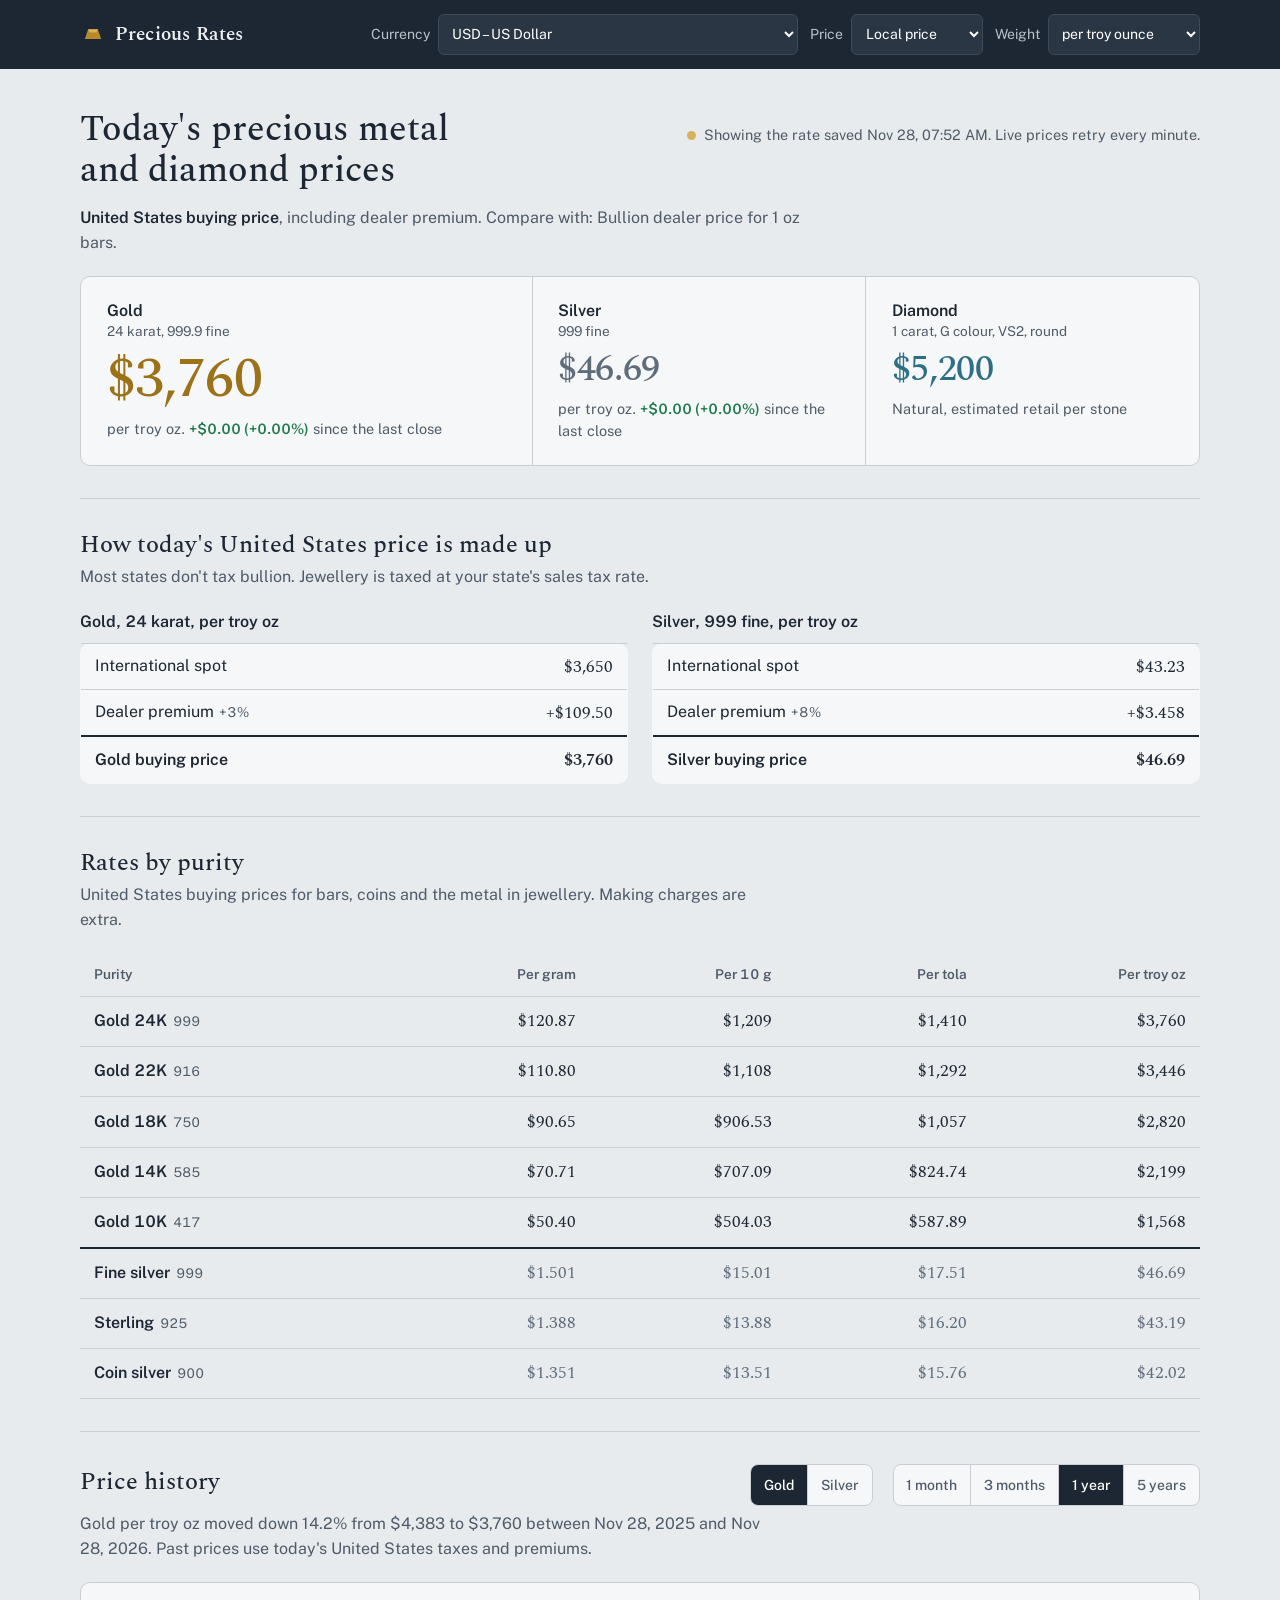
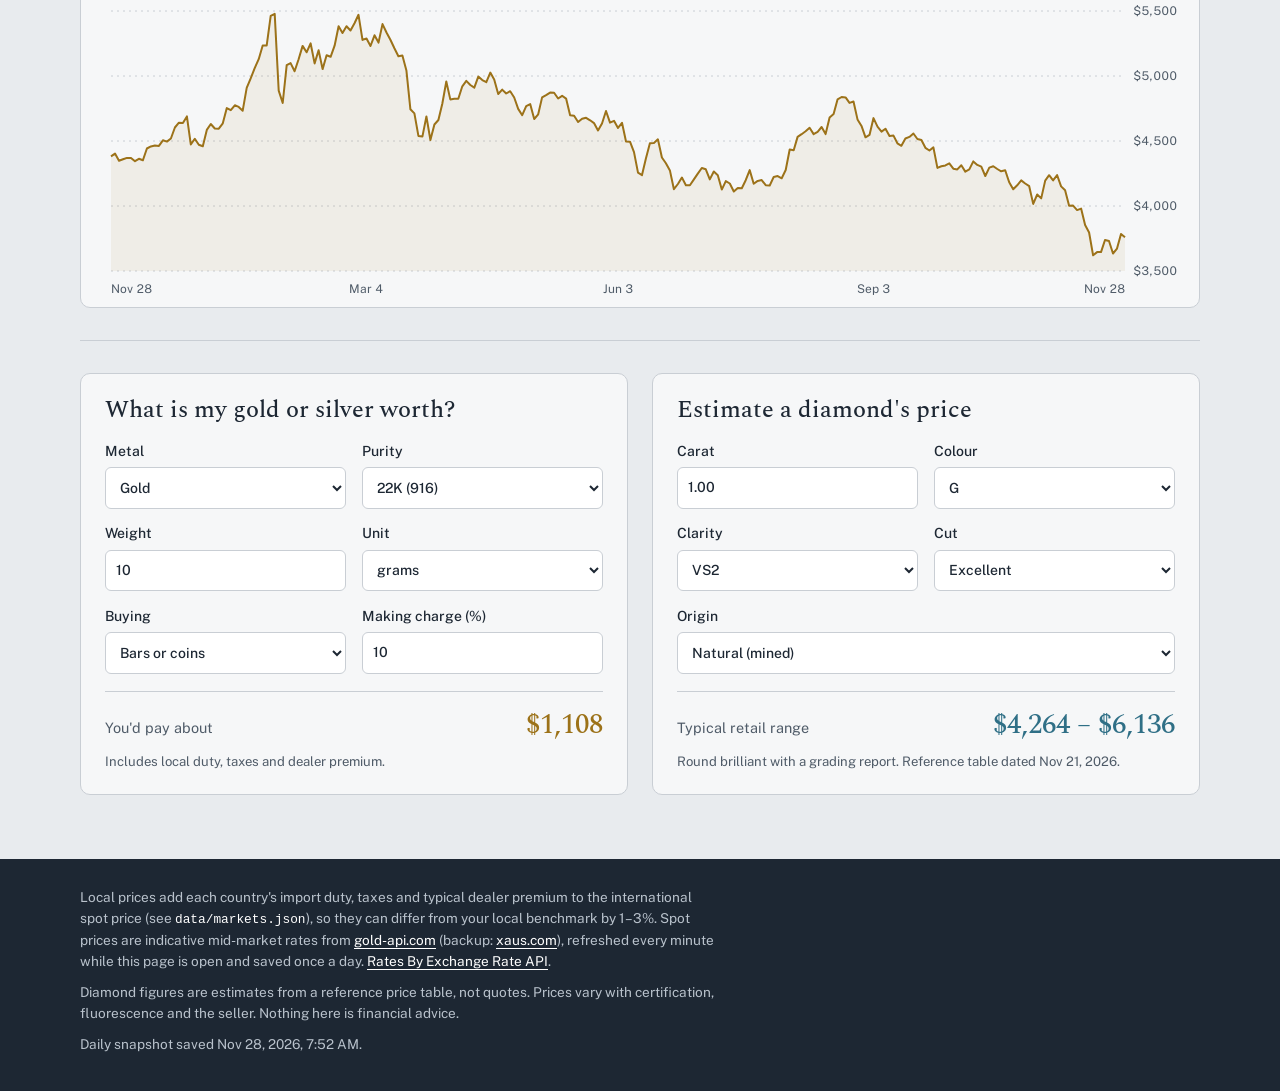
<file: index.html>
<!doctype html>
<html lang="en">
<head>
  <meta charset="utf-8">
  <meta name="viewport" content="width=device-width, initial-scale=1">
  <title>Today's Gold, Silver &amp; Diamond Prices — Live Rates</title>
  <meta name="description" content="Live gold and silver spot prices per gram, 10 g, tola, ounce and kilo in your currency, with karat rates, price history and a diamond price estimator. Updated every day.">
  <meta name="theme-color" content="#1d2733">
  <link rel="icon" href="assets/favicon.svg" type="image/svg+xml">
  <link rel="preconnect" href="https://fonts.googleapis.com">
  <link rel="preconnect" href="https://fonts.gstatic.com" crossorigin>
  <link href="https://fonts.googleapis.com/css2?family=Public+Sans:wght@400;500;600&family=Spectral:wght@400;500;600&display=swap" rel="stylesheet">
  <link rel="stylesheet" href="styles.css">
</head>
<body>
  <a class="skip" href="#board">Skip to prices</a>

  <header class="top">
    <div class="wrap top-inner">
      <a class="wordmark" href="./" aria-label="Precious Rates home">
        <svg width="26" height="26" viewBox="0 0 32 32" aria-hidden="true"><path d="M6 22 10 10h12l4 12z" fill="#b8892b"/><path d="M10 10h12l-2 4h-8z" fill="#d8b25a"/></svg>
        Precious Rates
      </a>
      <div class="controls">
        <label>
          <span>Currency</span>
          <select id="currency"></select>
        </label>
        <label>
          <span>Price</span>
          <select id="mode">
            <option value="local">Local price</option>
            <option value="spot">World spot</option>
          </select>
        </label>
        <label>
          <span>Weight</span>
          <select id="unit">
            <option value="g">per gram</option>
            <option value="10g">per 10 grams</option>
            <option value="tola">per tola</option>
            <option value="oz">per troy ounce</option>
            <option value="kg">per kilogram</option>
          </select>
        </label>
      </div>
    </div>
  </header>

  <main>
    <section id="board" class="board wrap" aria-labelledby="board-title">
      <div class="board-head">
        <h1 id="board-title">Today's precious metal and diamond prices</h1>
        <p class="status" id="status" role="status" aria-live="polite">Loading prices…</p>
      </div>
      <p class="market-line" id="market-line"></p>

      <div class="rates">
        <article class="rate rate-gold">
          <h2>Gold <small>24 karat, 999.9 fine</small></h2>
          <p class="figure" id="gold-figure">—</p>
          <p class="change" id="gold-change"></p>
        </article>
        <article class="rate rate-silver">
          <h2>Silver <small>999 fine</small></h2>
          <p class="figure" id="silver-figure">—</p>
          <p class="change" id="silver-change"></p>
        </article>
        <article class="rate rate-diamond">
          <h2>Diamond <small>1 carat, G colour, VS2, round</small></h2>
          <p class="figure" id="diamond-figure">—</p>
          <p class="change" id="diamond-note">Natural, estimated retail per stone</p>
        </article>
      </div>
    </section>

    <section class="wrap block" id="breakdown-block" aria-labelledby="breakdown-title" hidden>
      <h2 id="breakdown-title">How today's price is made up</h2>
      <p class="lede" id="breakdown-lede"></p>
      <div class="breakdowns">
        <table class="breakdown" id="breakdown-gold"></table>
        <table class="breakdown" id="breakdown-silver"></table>
      </div>
    </section>

    <section class="wrap block" aria-labelledby="purity-title">
      <h2 id="purity-title">Rates by purity</h2>
      <p class="lede" id="purity-lede"></p>
      <div class="table-scroll">
        <table class="purity">
          <thead>
            <tr><th scope="col">Purity</th><th scope="col">Per gram</th><th scope="col">Per 10 g</th><th scope="col">Per tola</th><th scope="col">Per troy oz</th></tr>
          </thead>
          <tbody id="purity-body"></tbody>
        </table>
      </div>
    </section>

    <section class="wrap block" aria-labelledby="chart-title">
      <div class="chart-head">
        <h2 id="chart-title">Price history</h2>
        <div class="seg" role="group" aria-label="Metal">
          <button type="button" data-metal="gold" aria-pressed="true">Gold</button>
          <button type="button" data-metal="silver" aria-pressed="false">Silver</button>
        </div>
        <div class="seg" role="group" aria-label="Time range">
          <button type="button" data-range="30" aria-pressed="false">1 month</button>
          <button type="button" data-range="90" aria-pressed="false">3 months</button>
          <button type="button" data-range="365" aria-pressed="true">1 year</button>
          <button type="button" data-range="1825" aria-pressed="false">5 years</button>
        </div>
      </div>
      <p class="lede" id="chart-summary"></p>
      <div class="chart" id="chart" aria-describedby="chart-summary"></div>
    </section>

    <section class="wrap block calcs" aria-label="Calculators">
      <form class="calc" id="metal-calc" aria-labelledby="mc-title" onsubmit="return false">
        <h2 id="mc-title">What is my gold or silver worth?</h2>
        <div class="fields">
          <label><span>Metal</span>
            <select id="mc-metal">
              <option value="gold">Gold</option>
              <option value="silver">Silver</option>
            </select>
          </label>
          <label><span>Purity</span><select id="mc-purity"></select></label>
          <label><span>Weight</span><input id="mc-weight" type="number" inputmode="decimal" min="0" step="any" value="10"></label>
          <label><span>Unit</span>
            <select id="mc-unit">
              <option value="g">grams</option>
              <option value="tola">tola</option>
              <option value="oz">troy ounces</option>
              <option value="kg">kilograms</option>
            </select>
          </label>
          <label><span>Buying</span>
            <select id="mc-kind">
              <option value="bullion">Bars or coins</option>
              <option value="jewellery">Jewellery</option>
            </select>
          </label>
          <label id="mc-making-field" hidden><span>Making charge (%)</span><input id="mc-making" type="number" inputmode="decimal" min="0" max="100" step="0.5" value="10"></label>
        </div>
        <p class="result"><span id="mc-result-label">You'd pay about</span> <strong id="mc-result">—</strong></p>
        <p class="fine" id="mc-detail"></p>
      </form>

      <form class="calc" id="diamond-calc" aria-labelledby="dc-title" onsubmit="return false">
        <h2 id="dc-title">Estimate a diamond's price</h2>
        <div class="fields">
          <label><span>Carat</span><input id="dc-carat" type="number" inputmode="decimal" min="0.3" max="10" step="0.01" value="1.00"></label>
          <label><span>Colour</span><select id="dc-color"></select></label>
          <label><span>Clarity</span><select id="dc-clarity"></select></label>
          <label><span>Cut</span><select id="dc-cut"></select></label>
          <label class="wide"><span>Origin</span>
            <select id="dc-origin">
              <option value="natural">Natural (mined)</option>
              <option value="lab">Lab-grown</option>
            </select>
          </label>
        </div>
        <p class="result"><span>Typical retail range</span> <strong id="dc-result">—</strong></p>
        <p class="fine" id="dc-note"></p>
      </form>
    </section>
  </main>

  <footer class="foot">
    <div class="wrap">
      <p>Local prices add each country's import duty, taxes and typical dealer premium to the international spot price (see <code>data/markets.json</code>), so they can differ from your local benchmark by 1–3%. Spot prices are indicative mid-market rates from <a href="https://gold-api.com">gold-api.com</a> (backup: <a href="https://xaus.com/api">xaus.com</a>), refreshed every minute while this page is open and saved once a day. <a href="https://www.exchangerate-api.com">Rates By Exchange Rate API</a>.</p>
      <p>Diamond figures are estimates from a reference price table, not quotes. Prices vary with certification, fluorescence and the seller. Nothing here is financial advice.</p>
      <p id="saved-stamp"></p>
    </div>
  </footer>

  <script src="app.js" defer></script>
</body>
</html>
</file>
<file: styles.css>
:root {
  --paper: #e8ebee;      /* polished silver */
  --sheet: #f6f7f8;      /* raised surface */
  --ink: #1d2733;        /* deep navy ink */
  --ink-soft: #4f5b68;
  --rule: #c9ced4;
  --gold: #9c7219;       /* deep gold, readable on paper */
  --gold-bright: #d8b25a;
  --silver: #5f6d7b;
  --ice: #2f6f86;        /* diamond blue-green */
  --up: #1f7a4d;
  --down: #a3362f;
  --serif: "Spectral", Georgia, "Times New Roman", serif;
  --sans: "Public Sans", system-ui, -apple-system, "Segoe UI", sans-serif;
}

* { box-sizing: border-box; }
html { -webkit-text-size-adjust: 100%; }
body {
  margin: 0;
  background: var(--paper);
  color: var(--ink);
  font: 400 1rem/1.55 var(--sans);
  -webkit-font-smoothing: antialiased;
}
a { color: inherit; text-underline-offset: 3px; }
:focus-visible { outline: 3px solid var(--ice); outline-offset: 2px; border-radius: 2px; }

.wrap { width: min(1120px, 100% - 2.5rem); margin-inline: auto; }
.skip { position: absolute; left: -999px; }
.skip:focus { left: 1rem; top: 1rem; background: var(--ink); color: #fff; padding: .5rem .75rem; z-index: 10; }

/* Header */
.top { background: var(--ink); color: #eef1f4; }
.top-inner { display: flex; flex-wrap: wrap; gap: 1rem; align-items: center; justify-content: space-between; padding-block: .85rem; }
.wordmark { display: inline-flex; gap: .55rem; align-items: center; font: 600 1.2rem/1 var(--serif); text-decoration: none; letter-spacing: .01em; }
.controls { display: flex; gap: .75rem; flex-wrap: wrap; }
.controls label { display: flex; align-items: center; gap: .5rem; font-size: .875rem; color: #b9c2cc; }
.controls select { background: #2a3644; color: #fff; border: 1px solid #3d4a59; }

select, input {
  font: inherit; color: var(--ink);
  background: #fff; border: 1px solid var(--rule); border-radius: 6px;
  padding: .5rem .6rem; min-height: 2.6rem;
}
select { padding-right: 1.8rem; }

/* Rate board */
.board { padding-block: 2.5rem 2rem; }
.board-head { display: flex; flex-wrap: wrap; align-items: baseline; justify-content: space-between; gap: .5rem 2rem; margin-bottom: 1.5rem; }
h1 { font: 500 clamp(1.6rem, 3.2vw, 2.25rem)/1.15 var(--serif); margin: 0; max-width: 24ch; text-wrap: balance; }
.status { margin: 0; color: var(--ink-soft); font-size: .9rem; display: flex; align-items: center; gap: .5rem; }
.status::before { content: ""; width: .55rem; height: .55rem; border-radius: 50%; background: var(--rule); flex: none; }
.status[data-state="live"]::before { background: var(--up); box-shadow: 0 0 0 3px rgba(31,122,77,.18); }
.status[data-state="saved"]::before { background: var(--gold-bright); }
.status[data-state="error"]::before { background: var(--down); }

.rates {
  display: grid; gap: 0;
  grid-template-columns: 1.35fr 1fr 1fr;
  background: var(--sheet);
  border: 1px solid var(--rule);
  border-radius: 10px;
}
.rate { padding: 1.5rem 1.6rem 1.4rem; min-width: 0; }
.rate + .rate { border-left: 1px solid var(--rule); }
.rate h2 { margin: 0 0 .6rem; font: 600 1rem/1.3 var(--sans); }
.rate h2 small { display: block; font-weight: 400; color: var(--ink-soft); font-size: .85rem; margin-top: .1rem; }
.figure {
  margin: 0;
  font: 500 clamp(1.7rem, 2.9vw, 2.8rem)/1.05 var(--serif);
  white-space: nowrap;
  font-variant-numeric: tabular-nums lining-nums;
  letter-spacing: -.01em;
  border-radius: 4px;
  transition: background-color .9s ease;
}
.rate-gold .figure { color: var(--gold); font-size: clamp(2.2rem, 4.4vw, 3.9rem); }
.rate-silver .figure { color: var(--silver); }
.rate-diamond .figure { color: var(--ice); }
.figure.tick-up { background: rgba(31,122,77,.13); transition: none; }
.figure.tick-down { background: rgba(163,54,47,.12); transition: none; }
.change { margin: .55rem 0 0; font-size: .9rem; color: var(--ink-soft); font-variant-numeric: tabular-nums; }
.change .up { color: var(--up); font-weight: 600; }
.change .down { color: var(--down); font-weight: 600; }

.market-line { margin: -0.6rem 0 1.25rem; color: var(--ink-soft); max-width: 75ch; }
.market-line strong { color: var(--ink); font-weight: 600; }

.breakdowns { display: grid; grid-template-columns: 1fr 1fr; gap: 1.5rem; }
table.breakdown { width: 100%; border-collapse: collapse; font-variant-numeric: tabular-nums; background: var(--sheet); border: 1px solid var(--rule); border-radius: 10px; overflow: hidden; }
.breakdown caption { text-align: left; font-weight: 600; padding: 0 0 .5rem; }
.breakdown th, .breakdown td { padding: .6rem .9rem; border-bottom: 1px solid var(--rule); text-align: left; font-weight: 400; }
.breakdown td { text-align: right; font-family: var(--serif); font-size: 1.05rem; white-space: nowrap; }
.breakdown tr:last-child th, .breakdown tr:last-child td { border-bottom: 0; border-top: 2px solid var(--ink); font-weight: 600; }
.breakdown .pct { color: var(--ink-soft); font-size: .85rem; margin-left: .3rem; }

/* Blocks */
.block { padding-block: 2rem; border-top: 1px solid var(--rule); }
.block h2, .calc h2 { font: 500 1.5rem/1.2 var(--serif); margin: 0 0 .35rem; }
.lede { margin: 0 0 1.25rem; color: var(--ink-soft); max-width: 68ch; }

.table-scroll { overflow-x: auto; }
table.purity { width: 100%; border-collapse: collapse; font-variant-numeric: tabular-nums; min-width: 560px; }
.purity th, .purity td { text-align: right; padding: .7rem .9rem; border-bottom: 1px solid var(--rule); white-space: nowrap; }
.purity th:first-child, .purity td:first-child { text-align: left; }
.purity thead th { font-weight: 600; font-size: .85rem; color: var(--ink-soft); }
.purity tbody th { font-weight: 600; }
.purity tbody th small { font-weight: 400; color: var(--ink-soft); margin-left: .35rem; }
.purity td { font-family: var(--serif); font-size: 1.08rem; }
.purity tr.metal-silver td { color: var(--silver); }
.purity tr.group-start th, .purity tr.group-start td { border-top: 2px solid var(--ink); }

/* Chart */
.chart-head { display: flex; flex-wrap: wrap; gap: .75rem 1.25rem; align-items: center; margin-bottom: .35rem; }
.chart-head h2 { margin-right: auto; }
.seg { display: inline-flex; border: 1px solid var(--rule); border-radius: 8px; overflow: hidden; background: var(--sheet); }
.seg button {
  font: 500 .875rem/1 var(--sans); color: var(--ink-soft);
  background: none; border: 0; padding: .6rem .8rem; cursor: pointer; min-height: 2.5rem;
}
.seg button + button { border-left: 1px solid var(--rule); }
.seg button[aria-pressed="true"] { background: var(--ink); color: #fff; }
.chart { position: relative; background: var(--sheet); border: 1px solid var(--rule); border-radius: 10px; padding: 1rem 1rem .5rem; min-height: 300px; }
.chart svg { display: block; width: 100%; height: 300px; overflow: visible; }
.chart .axis text { font: 400 12px var(--sans); fill: var(--ink-soft); font-variant-numeric: tabular-nums; }
.chart .grid line { stroke: var(--rule); stroke-dasharray: 2 4; }
.chart .empty { color: var(--ink-soft); padding: 5rem 1rem; text-align: center; }
.tip {
  position: absolute; pointer-events: none; background: var(--ink); color: #fff;
  font-size: .82rem; padding: .4rem .55rem; border-radius: 6px; white-space: nowrap;
  transform: translate(-50%, -120%); font-variant-numeric: tabular-nums;
}

/* Calculators */
.calcs { display: grid; grid-template-columns: 1fr 1fr; gap: 1.5rem; }
.calc { background: var(--sheet); border: 1px solid var(--rule); border-radius: 10px; padding: 1.4rem 1.5rem; }
.fields { display: grid; grid-template-columns: 1fr 1fr; gap: .9rem 1rem; margin: 1rem 0 1.1rem; }
.fields label { display: grid; gap: .3rem; font-size: .875rem; font-weight: 500; }
.fields .wide { grid-column: 1 / -1; }
.fields select, .fields input { width: 100%; }
.result { margin: 0; padding-top: 1rem; border-top: 1px solid var(--rule); display: flex; flex-wrap: wrap; justify-content: space-between; align-items: baseline; gap: .25rem 1rem; }
.result span { color: var(--ink-soft); font-size: .9rem; }
.result strong { font: 500 1.75rem/1.2 var(--serif); font-variant-numeric: tabular-nums; }
#mc-result { color: var(--gold); }
#dc-result { color: var(--ice); }
.fine { font-size: .82rem; color: var(--ink-soft); margin: .6rem 0 0; }

/* Footer */
.foot { margin-top: 2rem; background: var(--ink); color: #b9c2cc; font-size: .85rem; padding-block: 1.75rem; }
.foot p { max-width: 80ch; margin: 0 0 .6rem; }
.foot a { color: #fff; }
.foot code { color: #fff; font-size: .8rem; }

@media (max-width: 860px) {
  .rates { grid-template-columns: 1fr; }
  .rate + .rate { border-left: 0; border-top: 1px solid var(--rule); }
  .calcs { grid-template-columns: 1fr; }
  .breakdowns { grid-template-columns: 1fr; }
}
@media (max-width: 520px) {
  .controls { width: 100%; display: grid; grid-template-columns: 1fr 1fr; }
  .controls label:first-child { grid-column: 1 / -1; }
  .controls label { display: grid; gap: .2rem; min-width: 0; }
  .controls select { width: 100%; min-width: 0; }
  .fields { grid-template-columns: 1fr; }
  .seg button { padding-inline: .6rem; }
}
@media (prefers-reduced-motion: reduce) {
  * { transition: none !important; animation: none !important; }
}
</file>
